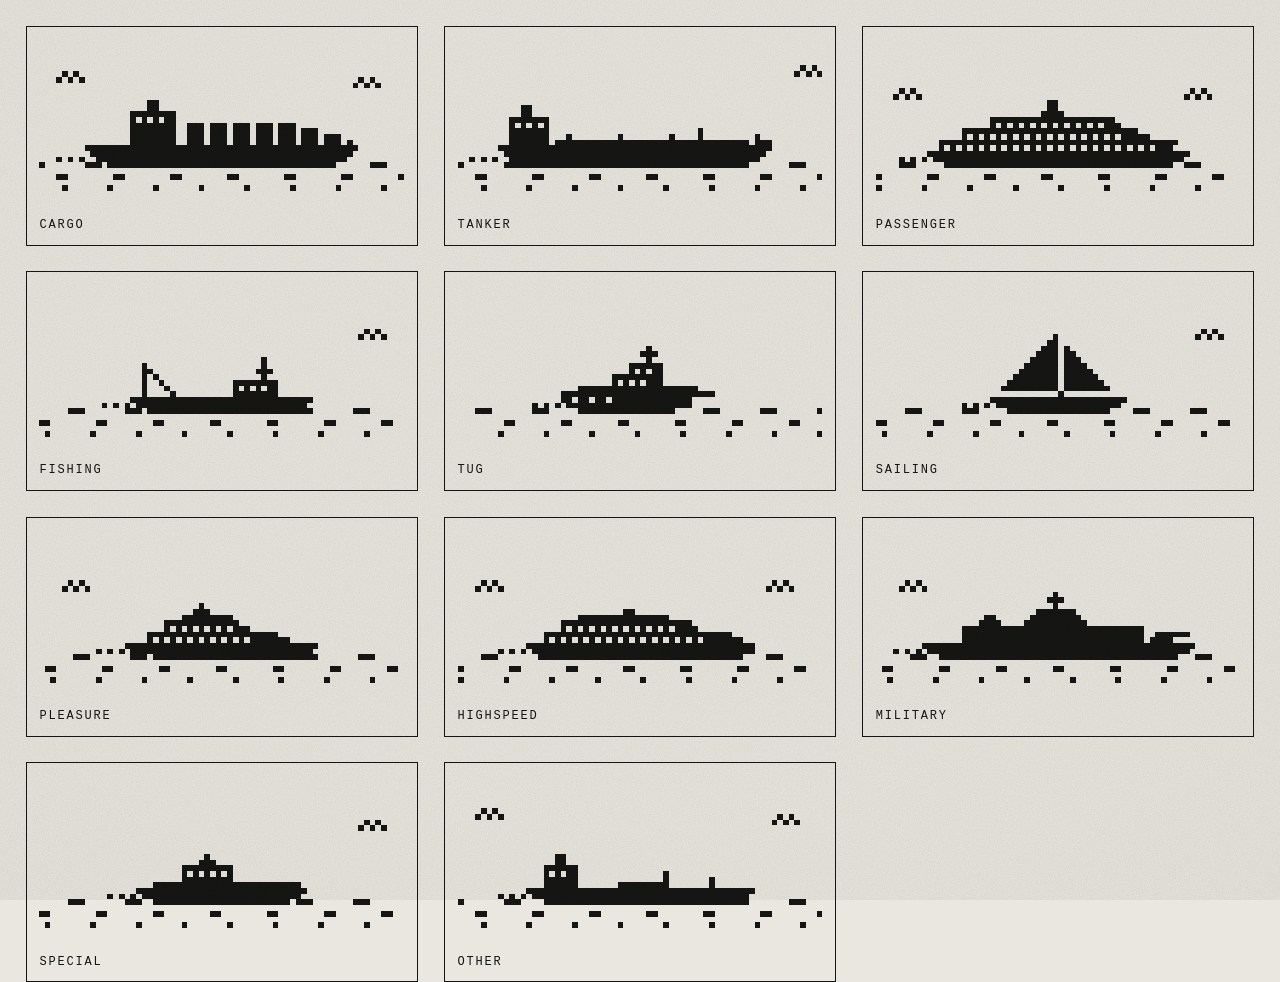
<file: web/dev/gallery.html>
<!doctype html>
<meta charset="utf-8">
<link rel="stylesheet" href="../style.css">
<style>
  body { overflow: auto; padding: 2rem; display: grid; grid-template-columns: repeat(3, 1fr); gap: 2rem; font-size: 14px; }
  figure { margin: 0; border: 1px solid var(--ink); padding: 1rem; height: 220px; display: flex; flex-direction: column; }
  figure svg { flex: 1; fill: var(--ink); width: 100%; }
  figcaption { font-family: var(--mono); letter-spacing: .15em; text-transform: uppercase; font-size: 12px; }
</style>
<body>
<script type="module">
  import { shipArt } from '../ships.js';
  for (const c of ['cargo','tanker','passenger','fishing','tug','sailing','pleasure','highspeed','military','special','other']) {
    document.body.insertAdjacentHTML('beforeend', `<figure>${shipArt(c, c.length * 7919)}<figcaption>${c}</figcaption></figure>`);
  }
</script>
</file>
<file: web/style.css>
:root {
  --paper: #e9e7e0;
  --ink: #151514;
  --grey: #8f8d86;
  --light: #c4c2ba;
  --serif: 'Literata', 'Iowan Old Style', Georgia, serif;
  --mono: 'IBM Plex Mono', 'SF Mono', Menlo, monospace;
  --hair: max(1px, 0.07rem);
  color-scheme: light;
}

* { box-sizing: border-box; }

html {
  /* Everything scales with the screen: ~17px on a 16" MacBook Pro. */
  font-size: min(1vw, 1.6vh);
  height: 100%;
}

body {
  margin: 0;
  height: 100%;
  overflow: hidden;
  background: var(--paper);
  color: var(--ink);
  font-family: var(--mono);
  -webkit-font-smoothing: antialiased;
  font-variant-numeric: tabular-nums;
  cursor: none;
  user-select: none;
}

/* Matte e-paper: faint monochrome grain + a soft vignette, above everything. */
body::after {
  content: '';
  position: fixed;
  inset: 0;
  pointer-events: none;
  z-index: 50;
  background:
    radial-gradient(ellipse at 50% 45%, transparent 60%, rgba(40, 36, 28, 0.07) 100%),
    url("data:image/svg+xml,%3Csvg xmlns='http://www.w3.org/2000/svg' width='220' height='220'%3E%3Cfilter id='n'%3E%3CfeTurbulence type='fractalNoise' baseFrequency='.85' numOctaves='2' stitchTiles='stitch'/%3E%3CfeColorMatrix values='0 0 0 0 0.1 0 0 0 0 0.09 0 0 0 0 0.08 0 0 0 0.55 0'/%3E%3C/filter%3E%3Crect width='100%25' height='100%25' filter='url(%23n)'/%3E%3C/svg%3E");
  opacity: 0.22;
  mix-blend-mode: multiply;
}

#app {
  position: relative;
  height: 100%;
  display: grid;
  grid-template-rows: auto 1fr;
  padding:
    calc(1.6rem + var(--inset-top, 0px)) calc(2.4rem + var(--inset-right, 0px))
    calc(2.2rem + var(--inset-bottom, 0px)) calc(2.4rem + var(--inset-left, 0px));
  gap: 1.5rem;
}

#app.inverted { filter: invert(1); }

/* ---- status bar (e-reader chrome) ---- */

.status {
  display: flex;
  justify-content: space-between;
  align-items: center;
  font-size: 0.78rem;
  letter-spacing: 0.16em;
  text-transform: uppercase;
  padding-bottom: 0.7rem;
  border-bottom: var(--hair) solid var(--ink);
}
.status-left, .status-right { display: flex; align-items: center; gap: 1.1rem; }
.status .mark { font-weight: 600; }
.status .sep { color: var(--grey); }
.status .dim { color: var(--grey); }

.signal { display: inline-flex; align-items: flex-end; gap: 0.16rem; height: 0.8rem; }
.signal i { display: block; width: 0.22rem; border: var(--hair) solid var(--ink); }
.signal i.on { background: var(--ink); }

.battery { display: inline-flex; align-items: center; gap: 0.45rem; letter-spacing: 0.08em; }
.battery[hidden] { display: none; }
.battery svg { width: 1.45rem; height: 0.8rem; fill: var(--ink); overflow: visible; }
.battery .shell { fill: none; stroke: var(--ink); stroke-width: 1; }
.battery .bolt { fill: var(--paper); stroke: var(--ink); stroke-width: 0.8; stroke-linejoin: round; }

/* ---- layout ---- */

.main {
  min-height: 0;
  display: grid;
  grid-template-columns: 1fr 35rem;
  gap: 2.4rem;
}

/* ---- chart ---- */

.chart { min-width: 0; min-height: 0; display: flex; }

.frame {
  position: relative;
  flex: 1;
  border: 0.14rem solid var(--ink);
  outline: var(--hair) solid var(--ink);
  outline-offset: 0.3rem;
  margin: 0.3rem;
}

#map { position: absolute; inset: 0; background: var(--paper); }
.maplibregl-canvas { outline: none; }

.graticule { position: absolute; inset: 0; pointer-events: none; overflow: hidden; }
.graticule .tick { position: absolute; background: var(--ink); }
.graticule .tick.v { top: 0; width: var(--hair); height: 0.55rem; }
.graticule .tick.v.b { top: auto; bottom: 0; }
.graticule .tick.h { left: 0; height: var(--hair); width: 0.55rem; }
.graticule .tick.h.r { left: auto; right: 0; }
.graticule .lbl {
  position: absolute;
  font-size: 0.6rem;
  letter-spacing: 0.06em;
  color: var(--ink);
  background: var(--paper);
  padding: 0 0.2rem;
  white-space: nowrap;
}
.graticule .lbl.v { top: 0.65rem; transform: translateX(-50%); }
.graticule .lbl.h { left: 0.7rem; transform: translateY(-50%); }

.chart-overlay { position: absolute; inset: 0; pointer-events: none; }

.north {
  position: absolute;
  top: 1.6rem;
  right: 1.4rem;
  display: flex;
  flex-direction: column;
  align-items: center;
  gap: 0.15rem;
  font-size: 0.66rem;
  font-weight: 600;
  background: var(--paper);
  padding: 0.35rem 0.4rem 0.25rem;
}
.north svg { width: 0.62rem; fill: var(--ink); }

.scale {
  position: absolute;
  left: 1.4rem;
  bottom: 1.3rem;
  background: var(--paper);
  padding: 0.4rem 0.5rem 0.3rem;
  font-size: 0.6rem;
  letter-spacing: 0.06em;
}
.scale .bar { display: flex; height: 0.38rem; border: var(--hair) solid var(--ink); }
.scale .bar i { flex: 1; }
.scale .bar i:nth-child(odd) { background: var(--ink); }
.scale .labels { display: flex; justify-content: space-between; margin-top: 0.2rem; }

.credit {
  position: absolute;
  right: 1.4rem;
  bottom: 1.3rem;
  font-size: 0.55rem;
  letter-spacing: 0.08em;
  color: var(--grey);
  background: var(--paper);
  padding: 0.15rem 0.35rem;
}

/* ---- the card ---- */

.card-wrap { min-height: 0; display: flex; flex-direction: column; gap: 1.4rem; }

/* ---- clock (screensaver) ---- */

.clock { padding: 0 0.3rem; }
.clock[hidden] { display: none; }
.clock-time {
  font-family: var(--serif);
  font-weight: 500;
  font-size: 7.4rem;
  line-height: 0.92;
  letter-spacing: -0.02em;
  font-variant-numeric: lining-nums tabular-nums;
}
.clock-time .colon { position: relative; top: -0.06em; margin: 0 0.02em; }
.clock-time .ampm {
  font-family: var(--mono);
  font-size: 0.9rem;
  font-weight: 500;
  letter-spacing: 0.2em;
  margin-left: 0.9rem;
  text-transform: uppercase;
}
.clock-date {
  margin-top: 0.9rem;
  padding-top: 0.75rem;
  border-top: var(--hair) solid var(--ink);
  font-size: 0.8rem;
  letter-spacing: 0.22em;
  text-transform: uppercase;
}

.card {
  position: relative;
  flex: 1;
  min-height: 0;
  display: flex;
  padding: 0.55rem;
  border: 0.14rem solid var(--ink);
  border-radius: 1.1rem;
  background: var(--paper);
}

.card-inner {
  flex: 1;
  display: flex;
  flex-direction: column;
  border: var(--hair) solid var(--ink);
  border-radius: 0.65rem;
  padding: 1.3rem 1.6rem 1.1rem;
  min-height: 0;
}

.card-head {
  display: flex;
  justify-content: space-between;
  align-items: baseline;
  font-size: 0.72rem;
  letter-spacing: 0.22em;
  text-transform: uppercase;
}
.card-head .no { font-family: var(--serif); font-style: italic; letter-spacing: 0.02em; font-size: 1.05rem; text-transform: none; }

.art {
  margin: 0.9rem 0 0;
  flex: 1 1 auto;
  min-height: 7rem;
  max-height: 20rem;
  display: flex;
  align-items: center;
  justify-content: center;
  border-top: var(--hair) solid var(--ink);
  border-bottom: var(--hair) solid var(--ink);
  padding: 0.8rem 0;
}
.art svg { width: 100%; height: 100%; fill: var(--ink); }

.name {
  font-family: var(--serif);
  font-weight: 600;
  font-size: var(--name-size, 2.6rem);
  line-height: 1.05;
  letter-spacing: -0.005em;
  margin: 1.1rem 0 0.45rem;
  text-wrap: balance;
}

.ident {
  margin: 0;
  font-size: 0.74rem;
  letter-spacing: 0.1em;
  text-transform: uppercase;
  color: var(--ink);
  display: flex;
  flex-wrap: wrap;
  gap: 0 0.8rem;
}
.ident .dim { color: var(--grey); }

.stats {
  list-style: none;
  margin: 1.2rem 0 0;
  padding: 0.95rem 0 0;
  border-top: var(--hair) solid var(--ink);
  display: grid;
  gap: 0.62rem;
}
.stat {
  display: grid;
  grid-template-columns: 6.6rem 1fr 6.2rem;
  align-items: center;
  gap: 1rem;
}
.stat .label { font-size: 0.68rem; letter-spacing: 0.18em; text-transform: uppercase; }
.stat .bar { display: grid; grid-template-columns: repeat(10, 1fr); gap: 0.2rem; height: 0.78rem; }
.stat .bar i { border: var(--hair) solid var(--ink); }
.stat .bar i.on { background: var(--ink); }
.stat .val { text-align: right; font-size: 1.02rem; font-weight: 500; }
.stat .val small { font-size: 0.66rem; font-weight: 400; margin-left: 0.2rem; letter-spacing: 0.06em; }
.stat.unknown .val { color: var(--grey); }

.voyage {
  margin-top: 1.15rem;
  padding-top: 0.95rem;
  border-top: var(--hair) solid var(--ink);
  display: grid;
  gap: 0.5rem;
}
.voyage .k {
  font-size: 0.64rem;
  letter-spacing: 0.2em;
  text-transform: uppercase;
  color: var(--grey);
}
.dest { display: grid; grid-template-columns: auto 1fr auto; align-items: baseline; gap: 0.9rem; }
.dest .v { font-family: var(--serif); font-size: 1.55rem; font-weight: 500; line-height: 1.1; }
.dest .v::before { content: '→ '; font-family: var(--mono); font-size: 1.1rem; }
.dest .code { font-size: 0.68rem; letter-spacing: 0.12em; }
.vrow { display: grid; grid-template-columns: 6.6rem 1fr auto; align-items: baseline; gap: 1rem; font-size: 0.8rem; }
.vrow .aux { color: var(--grey); font-size: 0.72rem; }

.card-foot {
  margin-top: auto;
  padding-top: 0.9rem;
  display: flex;
  justify-content: space-between;
  font-size: 0.66rem;
  letter-spacing: 0.08em;
  color: var(--ink);
}
.card-foot .dim { color: var(--grey); }

/* Partial refresh: changed text blinks inverted for a moment, like an e-ink region update. */
.blink { animation: blink 160ms steps(1) 1; }
@keyframes blink { 0% { background: var(--ink); color: var(--paper); } 100% { background: none; } }

/* ---- full-refresh flash + ghosting ---- */

.flash { position: fixed; inset: 0; z-index: 100; display: none; }
.flash.ink { display: block; background: var(--ink); }
.flash.paper { display: block; background: var(--paper); }

.ghost { position: fixed; inset: 0; z-index: 40; pointer-events: none; opacity: 0; }
.ghost > * { position: absolute; margin: 0; }
.ghost img { filter: grayscale(1) contrast(1.4); }

/* ---- sleep screen ---- */

.sleep {
  position: absolute;
  inset: 5rem 2.4rem 2.2rem;
  z-index: 30;
  background: var(--paper);
  display: flex;
  flex-direction: column;
  align-items: center;
  justify-content: center;
  text-align: center;
}
.sleep[hidden] { display: none; }
#app.sleeping .main { visibility: hidden; }
.sleep .clock { margin-bottom: 4rem; text-align: center; }
.sleep-art { width: 30rem; height: 12rem; }
.sleep-art svg { width: 100%; height: 100%; fill: var(--ink); }
.sleep h2 {
  font-family: var(--serif);
  font-style: italic;
  font-weight: 400;
  font-size: 2.3rem;
  margin: 2.4rem 0 0.8rem;
}
.sleep p { margin: 0; font-size: 0.8rem; letter-spacing: 0.14em; text-transform: uppercase; color: var(--grey); }
.sleep p code { font-family: var(--mono); text-transform: none; letter-spacing: 0.02em; color: var(--ink); }

/* ---- explore mode (browser only) ---- */

body.explore { cursor: auto; user-select: text; }
.status .mode { color: var(--grey); letter-spacing: 0.12em; margin-left: 0.6rem; }

.search {
  position: fixed;
  inset: 0;
  z-index: 60;
  display: flex;
  justify-content: center;
  align-items: flex-start;
  padding-top: 14vh;
  background: rgba(233, 231, 224, 0.55);
}
.search[hidden] { display: none; }
.search-panel {
  width: min(36rem, 90vw);
  background: var(--paper);
  border: 0.14rem solid var(--ink);
  border-radius: 0.9rem;
  padding: 1.3rem 1.5rem 1rem;
  box-shadow: 0.45rem 0.45rem 0 var(--ink);
}
.search-label { font-size: 0.66rem; letter-spacing: 0.22em; text-transform: uppercase; color: var(--grey); }
.search-input {
  display: block;
  width: 100%;
  margin: 0.5rem 0 0.4rem;
  padding: 0.3rem 0 0.45rem;
  font: 500 1.7rem var(--serif);
  color: var(--ink);
  background: none;
  border: 0;
  border-bottom: var(--hair) solid var(--ink);
  outline: none;
}
.search-input::placeholder { color: var(--light); }
.search-results { list-style: none; margin: 0; padding: 0; }
.search-results li {
  display: flex;
  justify-content: space-between;
  gap: 1rem;
  padding: 0.5rem 0.6rem;
  margin: 0 -0.6rem;
  border-radius: 0.35rem;
  cursor: pointer;
  font-size: 0.82rem;
}
.search-results li.active { background: var(--ink); color: var(--paper); }
.search-results li.active .r-meta { color: var(--light); }
.search-results li.empty { color: var(--grey); cursor: default; }
.r-name { font-weight: 500; letter-spacing: 0.04em; }
.r-meta { color: var(--grey); font-size: 0.72rem; letter-spacing: 0.06em; white-space: nowrap; }
.search-hint { margin: 0.8rem 0 0; font-size: 0.62rem; letter-spacing: 0.12em; color: var(--grey); text-transform: uppercase; }
</file>
